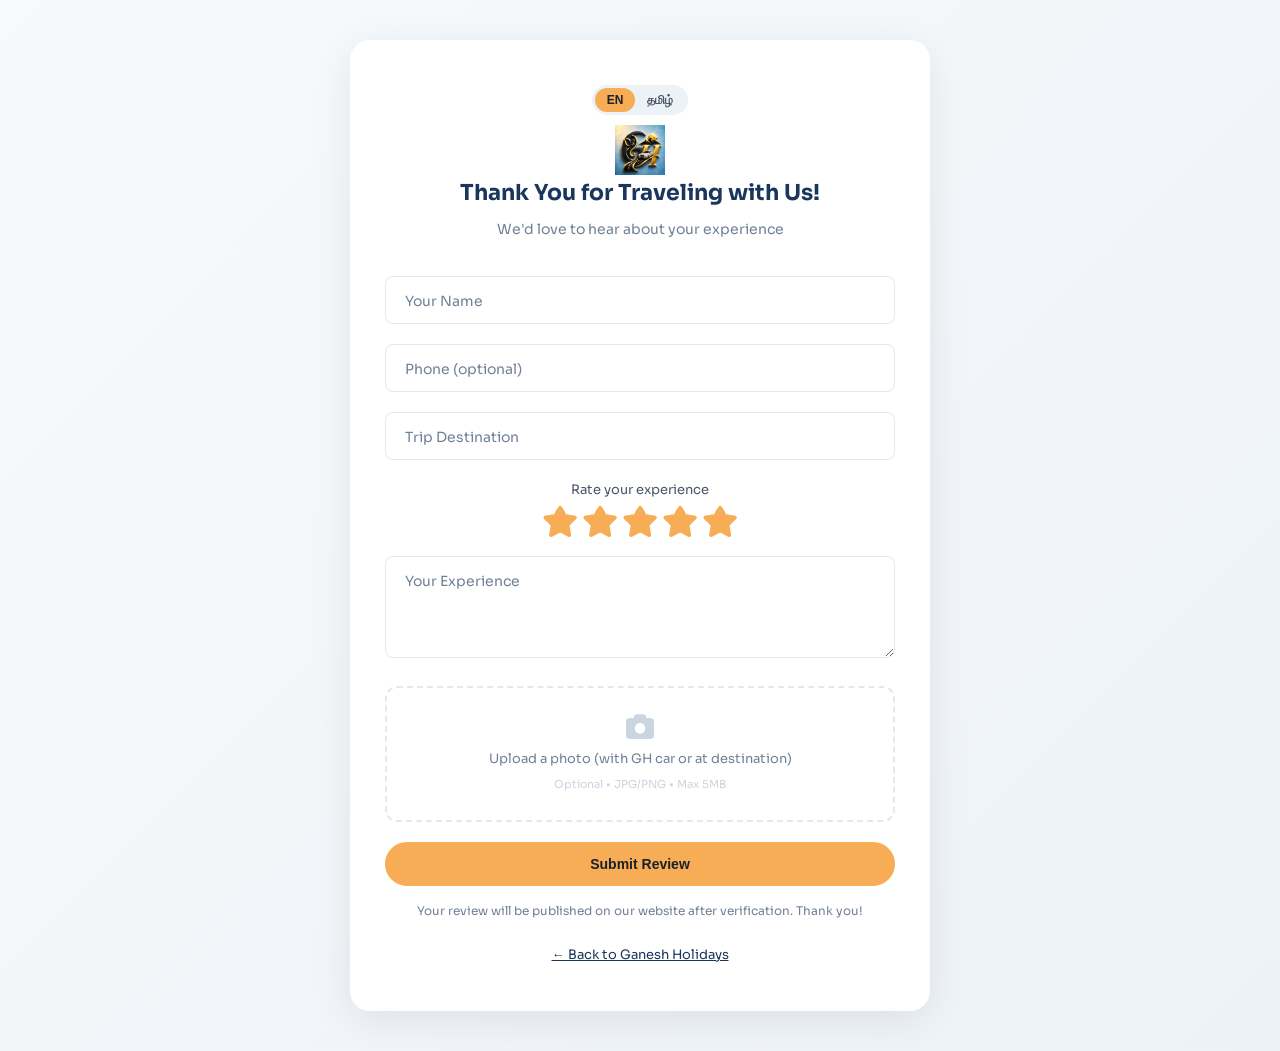
<file: review.html>
<!DOCTYPE html>
<html lang="en">
<head>
    <meta charset="UTF-8">
    <meta name="viewport" content="width=device-width, initial-scale=1.0">
    <title>Share Your Experience - Ganesh Holidays</title>
    <meta name="description" content="Share your travel experience with Ganesh Holidays. Your feedback helps us serve you better.">
    <link rel="icon" type="image/svg+xml" href="assets/favicon.svg">
    <link href="https://fonts.googleapis.com/css2?family=Sora:wght@300;400;600;700&family=Noto+Sans+Tamil:wght@300;400;600;700&display=swap" rel="stylesheet">
    <link rel="stylesheet" href="https://cdnjs.cloudflare.com/ajax/libs/font-awesome/6.5.1/css/all.min.css">
    <link rel="stylesheet" href="css/style.css">
    <style>
        .review-page {
            min-height: 100vh;
            background: linear-gradient(135deg, #f7fafc 0%, #edf2f7 100%);
            padding: 40px 20px;
            display: flex;
            align-items: center;
            justify-content: center;
        }
        .review-container {
            max-width: 580px;
            width: 100%;
            background: white;
            border-radius: 20px;
            padding: 45px 35px;
            box-shadow: 0 10px 40px rgba(0,0,0,0.08);
        }
        .review-header {
            text-align: center;
            margin-bottom: 35px;
        }
        .review-header .icon {
            font-size: 40px;
            margin-bottom: 12px;
        }
        .review-header h1 {
            font-size: 22px;
            color: var(--blue-dark);
            margin-bottom: 8px;
        }
        .review-header p {
            font-size: 14px;
            color: var(--gray-500);
        }
        .review-form {
            display: flex;
            flex-direction: column;
            gap: 20px;
        }
        .star-rating {
            text-align: center;
        }
        .star-rating label {
            font-size: 13px;
            color: var(--gray-600);
            display: block;
            margin-bottom: 8px;
        }
        .stars {
            display: flex;
            justify-content: center;
            gap: 8px;
        }
        .stars i {
            font-size: 28px;
            color: var(--gray-200);
            cursor: pointer;
            transition: color 0.2s, transform 0.2s;
        }
        .stars i:hover,
        .stars i.active {
            color: var(--gold);
            transform: scale(1.15);
        }
        .photo-upload {
            border: 2px dashed var(--gray-200);
            border-radius: var(--radius-md);
            padding: 25px;
            text-align: center;
            cursor: pointer;
            transition: var(--transition);
        }
        .photo-upload:hover {
            border-color: var(--gold);
            background: #fffbf5;
        }
        .photo-upload i {
            font-size: 28px;
            color: var(--gray-300);
            margin-bottom: 8px;
        }
        .photo-upload p {
            font-size: 13px;
            color: var(--gray-500);
        }
        .photo-upload small {
            font-size: 11px;
            color: var(--gray-300);
        }
        .review-lang {
            display: flex;
            justify-content: center;
            margin-bottom: 10px;
        }
        .review-lang .lang-toggle {
            background: #edf2f7;
        }
        .review-lang .lang-btn {
            color: #4a5568;
        }
        .review-lang .lang-btn.active {
            background: var(--gold);
            color: #1a202c;
        }
        .review-note {
            text-align: center;
            font-size: 12px;
            color: var(--gray-500);
            margin-top: 15px;
        }
        .back-link {
            text-align: center;
            margin-top: 20px;
        }
        .back-link a {
            color: var(--blue-dark);
            font-size: 13px;
            text-decoration: underline;
        }
    </style>
</head>
<body>
    <div class="review-page">
        <div class="review-container">
            <div class="review-lang">
                <div class="lang-toggle">
                    <button class="lang-btn active" data-lang="en">EN</button>
                    <button class="lang-btn" data-lang="ta">தமிழ்</button>
                </div>
            </div>

            <div class="review-header">
                <div class="icon" style="width:50px; height:50px; margin:0 auto;"><img src="assets/logo.jpg" alt="Ganesh Holidays" style="width:100%; height:100%; object-fit:contain;"></div>
                <h1 data-i18n="review.page.title">Thank You for Traveling with Us!</h1>
                <p data-i18n="review.page.subtitle">We'd love to hear about your experience</p>
            </div>

            <form class="review-form" id="reviewForm">
                <div class="form-group">
                    <input type="text" name="name" required placeholder=" " id="revName">
                    <label for="revName" data-i18n="review.form.name">Your Name</label>
                </div>

                <div class="form-group">
                    <input type="tel" name="phone" placeholder=" " id="revPhone">
                    <label for="revPhone" data-i18n="review.form.phone">Phone (optional)</label>
                </div>

                <div class="form-group">
                    <input type="text" name="destination" required placeholder=" " id="revDest">
                    <label for="revDest" data-i18n="review.form.destination">Trip Destination</label>
                </div>

                <div class="star-rating">
                    <label data-i18n="review.form.rating">Rate your experience</label>
                    <div class="stars" id="starRating">
                        <i class="fas fa-star" data-rating="1"></i>
                        <i class="fas fa-star" data-rating="2"></i>
                        <i class="fas fa-star" data-rating="3"></i>
                        <i class="fas fa-star" data-rating="4"></i>
                        <i class="fas fa-star" data-rating="5"></i>
                    </div>
                    <input type="hidden" name="rating" id="ratingValue" value="5">
                </div>

                <div class="form-group">
                    <textarea name="feedback" rows="4" required placeholder=" " id="revFeedback"></textarea>
                    <label for="revFeedback" data-i18n="review.form.feedback">Your Experience</label>
                </div>

                <div class="photo-upload" id="photoUpload">
                    <i class="fas fa-camera"></i>
                    <p data-i18n="review.form.photo">Upload a photo (with GH car or at destination)</p>
                    <small data-i18n="review.form.photoHint">Optional • JPG/PNG • Max 5MB</small>
                    <input type="file" name="photo" accept="image/*" style="display:none" id="photoInput">
                </div>

                <button type="submit" class="btn btn-primary btn-full" data-i18n="review.form.submit">Submit Review</button>
            </form>

            <p class="review-note" data-i18n="review.form.note">Your review will be published on our website after verification. Thank you!</p>

            <div class="back-link">
                <a href="/" data-i18n="review.back">← Back to Ganesh Holidays</a>
            </div>
        </div>
    </div>

    <script src="js/i18n.js"></script>
    <script>
        // === GOOGLE APPS SCRIPT URL ===
        // Replace this with your actual Apps Script Web App URL after setup
        const APPS_SCRIPT_URL = 'https://script.google.com/macros/s/AKfycby-KUQsQT21ieeWNWbKTj8OyLINmpC22OXIfVM3VmKEwPEM1FkbX4XTpqd12YRw6a6jEQ/exec';

        // Star rating interaction
        const stars = document.querySelectorAll('#starRating i');
        const ratingInput = document.getElementById('ratingValue');

        stars.forEach(star => {
            star.addEventListener('click', () => {
                const rating = star.getAttribute('data-rating');
                ratingInput.value = rating;

                stars.forEach((s, index) => {
                    if (index < rating) {
                        s.classList.add('active');
                    } else {
                        s.classList.remove('active');
                    }
                });
            });

            star.addEventListener('mouseenter', () => {
                const rating = star.getAttribute('data-rating');
                stars.forEach((s, index) => {
                    if (index < rating) {
                        s.style.color = 'var(--gold)';
                    } else {
                        s.style.color = '';
                    }
                });
            });
        });

        document.getElementById('starRating').addEventListener('mouseleave', () => {
            const currentRating = ratingInput.value;
            stars.forEach((s, index) => {
                s.style.color = '';
                if (index < currentRating) {
                    s.classList.add('active');
                }
            });
        });

        // Set all stars active by default (rating 5)
        stars.forEach(s => s.classList.add('active'));

        // Photo upload click
        document.getElementById('photoUpload').addEventListener('click', () => {
            document.getElementById('photoInput').click();
        });

        document.getElementById('photoInput').addEventListener('change', (e) => {
            if (e.target.files.length > 0) {
                const fileName = e.target.files[0].name;
                document.querySelector('#photoUpload p').textContent = '\u2705 ' + fileName;
            }
        });

        // Form submission — sends data to Google Apps Script
        document.getElementById('reviewForm').addEventListener('submit', (e) => {
            e.preventDefault();

            const submitBtn = e.target.querySelector('button[type="submit"]');
            const originalText = submitBtn.textContent;
            submitBtn.textContent = 'Submitting...';
            submitBtn.disabled = true;

            const reviewData = {
                name: document.getElementById('revName').value.trim(),
                phone: document.getElementById('revPhone').value.trim(),
                destination: document.getElementById('revDest').value.trim(),
                rating: ratingInput.value,
                feedback: document.getElementById('revFeedback').value.trim()
            };

            // Validate inputs
            if (!reviewData.name || !reviewData.destination || !reviewData.feedback) {
                submitBtn.textContent = originalText;
                submitBtn.disabled = false;
                alert('Please fill in all required fields.');
                return;
            }

            fetch(APPS_SCRIPT_URL, {
                method: 'POST',
                mode: 'no-cors',
                headers: { 'Content-Type': 'text/plain' },
                body: JSON.stringify(reviewData)
            })
            .then(function() {
                // Show success message
                document.querySelector('.review-form').innerHTML = `
                    <div style="text-align:center; padding:30px 0;">
                        <div style="font-size:50px; margin-bottom:15px;">🙏</div>
                        <h2 style="color:var(--blue-dark); margin-bottom:10px;">Thank You!</h2>
                        <p style="color:var(--gray-500); font-size:14px;">Your review has been submitted successfully.<br>It will appear on our website after verification.</p>
                        <a href="/" class="btn btn-primary" style="margin-top:20px; display:inline-block;">Back to Home</a>
                    </div>
                `;
                document.querySelector('.review-note').style.display = 'none';
            })
            .catch(() => {
                submitBtn.textContent = originalText;
                submitBtn.disabled = false;
                alert('Something went wrong. Please try again or contact us via WhatsApp.');
            });
        });
    </script>
</body>
</html>
</file>
<file: css/style.css>
/* ============================================
   GANESH TRAVELS - Main Stylesheet
   Color Palette: Blue (#1a365d) + Gold (#f6ad55)
   ============================================ */

/* === RESET & BASE === */
*, *::before, *::after {
    margin: 0;
    padding: 0;
    box-sizing: border-box;
}

:root {
    --blue-dark: #1a365d;
    --blue-mid: #2a4a7f;
    --blue-light: #3b5998;
    --gold: #f6ad55;
    --gold-dark: #dd9a3c;
    --gold-light: #fbd38d;
    --white: #ffffff;
    --gray-50: #f7fafc;
    --gray-100: #edf2f7;
    --gray-200: #e2e8f0;
    --gray-300: #cbd5e0;
    --gray-500: #718096;
    --gray-600: #4a5568;
    --gray-700: #2d3748;
    --gray-900: #1a202c;
    --shadow-sm: 0 2px 8px rgba(0,0,0,0.08);
    --shadow-md: 0 4px 20px rgba(0,0,0,0.1);
    --shadow-lg: 0 10px 40px rgba(0,0,0,0.12);
    --radius-sm: 8px;
    --radius-md: 12px;
    --radius-lg: 20px;
    --transition: all 0.3s ease;
}

html {
    scroll-behavior: smooth;
    scroll-padding-top: 60px;
}

body {
    font-family: 'Sora', sans-serif;
    font-size: 16px;
    line-height: 1.6;
    color: var(--gray-700);
    background: var(--white);
    overflow-x: hidden;
}

body.tamil {
    font-family: 'Noto Sans Tamil', 'Sora', sans-serif;
}

a {
    text-decoration: none;
    color: inherit;
}

img {
    max-width: 100%;
    height: auto;
    display: block;
}

.container {
    max-width: 1200px;
    margin: 0 auto;
    padding: 0 20px;
}

/* === NAVIGATION === */
.navbar {
    position: fixed;
    top: 0;
    left: 0;
    right: 0;
    z-index: 1000;
    background: rgba(15, 23, 42, 0.95);
    backdrop-filter: blur(12px);
    -webkit-backdrop-filter: blur(12px);
    border-bottom: 1px solid rgba(246, 173, 85, 0.15);
    transition: var(--transition);
}

.navbar.scrolled {
    background: rgba(15, 23, 42, 0.98);
    box-shadow: 0 2px 20px rgba(0,0,0,0.4);
}

.nav-container {
    max-width: 1200px;
    margin: 0 auto;
    padding: 8px 20px;
    display: flex;
    align-items: center;
    justify-content: space-between;
}

.nav-logo {
    display: flex;
    align-items: center;
    gap: 10px;
}

.logo-icon {
    position: relative;
    flex-shrink: 0;
    width: 50px;
    height: 50px;
    overflow: visible;
    border-radius: 0;
    background: none;
}

.logo-img {
    width: 100%;
    height: 100%;
    object-fit: contain;
    object-position: center center;
    border-radius: 0;
    background: none;
}

.logo-img-footer {
    filter: brightness(1.1);
}

.logo-text {
    display: flex;
    flex-direction: column;
}

.logo-brand {
    font-family: 'Sora', sans-serif;
    font-weight: 700;
    font-size: 16px;
    color: #ffffff;
    letter-spacing: 1.5px;
}

.logo-tagline {
    font-family: 'Josefin Sans', sans-serif;
    font-weight: 400;
    font-size: 9px;
    color: #f6ad55;
    letter-spacing: 2px;
    text-transform: uppercase;
}

.nav-menu {
    display: flex;
    gap: 28px;
}

.nav-link {
    font-size: 14px;
    font-weight: 600;
    color: rgba(255, 255, 255, 0.75);
    transition: var(--transition);
    position: relative;
}

.nav-link::after {
    content: '';
    position: absolute;
    bottom: -4px;
    left: 0;
    width: 0;
    height: 2px;
    background: var(--gold);
    transition: width 0.3s ease;
}

.nav-link:hover {
    color: #ffffff;
}

.nav-link:hover::after {
    width: 100%;
}

.nav-right {
    display: flex;
    align-items: center;
    gap: 15px;
}

.lang-toggle {
    display: flex;
    background: rgba(255, 255, 255, 0.1);
    border-radius: 20px;
    padding: 3px;
}

.lang-btn {
    border: none;
    background: transparent;
    padding: 5px 12px;
    border-radius: 18px;
    font-size: 12px;
    cursor: pointer;
    transition: var(--transition);
    font-weight: 600;
    color: rgba(255, 255, 255, 0.6);
}

.lang-btn.active {
    background: var(--gold);
    color: var(--gray-900);
}

.nav-hamburger {
    display: none;
    flex-direction: column;
    gap: 5px;
    background: none;
    border: none;
    cursor: pointer;
    padding: 5px;
}

.nav-hamburger span {
    width: 24px;
    height: 2px;
    background: #ffffff;
    transition: var(--transition);
}

/* === HERO === */
.hero {
    height: auto;
    min-height: 0;
    position: relative;
    display: flex;
    align-items: center;
    justify-content: center;
    padding-top: 70px;
    margin-top: 0;
}

/* Hero video */
.hero-video {
    display: none;
}

.hero-img {
    display: none;
}

/* === VIDEO MODE: hero-video.mp4 exists === */
.hero.video-mode {
    height: calc(100vh - 70px);
    max-height: calc(100vh - 70px);
    overflow: hidden;
}

.hero.video-mode .hero-bg {
    position: absolute;
    inset: 0;
}

.hero.video-mode .hero-video {
    display: block;
    width: 100%;
    height: auto;
    position: absolute;
    top: 0;
    left: 0;
}

.hero.video-mode .hero-scroll {
    display: block;
    position: absolute;
    bottom: 15px;
    left: 50%;
    transform: translateX(-50%);
    z-index: 3;
    cursor: pointer;
    animation: bounceDown 2s infinite;
}

.hero.video-mode .hero-scroll i {
    color: rgba(255, 255, 255, 0.8);
    font-size: 24px;
}

@keyframes bounceDown {
    0%, 100% { transform: translateX(-50%) translateY(0); }
    50% { transform: translateX(-50%) translateY(8px); }
}

.hero.video-mode .hero-img {
    display: none;
}

.hero.video-mode .hero-overlay {
    display: none;
}

.hero.video-mode .hero-content {
    display: none;
}

.hero.video-mode .hero-scroll {
    display: none;
}

/* === FESTIVAL MODE: festival.jpg exists === */
.hero.festival-mode {
    height: calc(100vh - 70px);
    max-height: calc(100vh - 70px);
    overflow: hidden;
}

.hero.festival-mode .hero-bg {
    position: absolute;
    inset: 0;
}

.hero.festival-mode .hero-video {
    display: none;
}

.hero.festival-mode .hero-img {
    display: block;
    width: 100%;
    height: 100%;
    object-fit: cover;
}

.hero.festival-mode .hero-overlay {
    display: none;
}

.hero.festival-mode .hero-content {
    display: none;
}

.hero.festival-mode .hero-scroll {
    display: none;
}

/* === HERO FALLBACK MODE: hero.jpg — video fallback, same size as video === */
.hero.hero-fallback-mode {
    height: calc(100vh - 70px);
    max-height: calc(100vh - 70px);
    overflow: hidden;
}

.hero.hero-fallback-mode .hero-bg {
    position: absolute;
    inset: 0;
}

.hero.hero-fallback-mode .hero-video {
    display: none;
}

.hero.hero-fallback-mode .hero-img {
    display: block;
    width: 100%;
    height: auto;
    position: absolute;
    top: 0;
    left: 0;
}

.hero.hero-fallback-mode .hero-overlay {
    display: none;
}

.hero.hero-fallback-mode .hero-content {
    display: none;
}

.hero.hero-fallback-mode .hero-scroll {
    display: block;
    position: absolute;
    bottom: 15px;
    left: 50%;
    transform: translateX(-50%);
    z-index: 3;
    cursor: pointer;
    animation: bounceDown 2s infinite;
}

.hero.hero-fallback-mode .hero-scroll i {
    color: rgba(255, 255, 255, 0.8);
    font-size: 24px;
}

/* === NORMAL MODE: hero-default.jpg — final fallback with text overlay === */
.hero.normal-mode {
    height: calc(100vh - 70px);
    min-height: 500px;
    padding-top: 0;
}

.hero.normal-mode .hero-bg {
    position: absolute;
    top: 70px;
    left: 0;
    right: 0;
    bottom: 0;
}

.hero.normal-mode .hero-video {
    display: none;
}

.hero.normal-mode .hero-img {
    display: block;
    width: 100%;
    height: 100%;
    object-fit: cover;
}

.hero.normal-mode .hero-overlay {
    position: absolute;
    inset: 0;
    background: linear-gradient(135deg, rgba(26, 54, 93, 0.8) 0%, rgba(26, 54, 93, 0.4) 100%);
}

.hero.normal-mode .hero-content {
    display: block;
    position: relative;
    z-index: 2;
    text-align: center;
    padding: 0 20px;
}

.hero-title {
    font-size: clamp(2rem, 5vw, 3.5rem);
    font-weight: 800;
    color: white;
    margin-bottom: 16px;
    line-height: 1.2;
}

.hero-subtitle {
    font-size: clamp(1rem, 2vw, 1.2rem);
    color: rgba(255,255,255,0.85);
    max-width: 600px;
    margin: 0 auto 30px;
    font-weight: 300;
}

.hero-scroll {
    position: absolute;
    bottom: 30px;
    left: 50%;
    transform: translateX(-50%);
    color: white;
    font-size: 20px;
    animation: bounce 2s infinite;
}

@keyframes bounce {
    0%, 100% { transform: translateX(-50%) translateY(0); }
    50% { transform: translateX(-50%) translateY(10px); }
}

/* === BUTTONS === */
.btn {
    display: inline-block;
    padding: 12px 28px;
    border-radius: 30px;
    font-size: 14px;
    font-weight: 600;
    cursor: pointer;
    transition: var(--transition);
    border: 2px solid transparent;
    text-align: center;
}

.btn-primary {
    background: var(--gold);
    color: var(--gray-900);
    border-color: var(--gold);
}

.btn-primary:hover {
    background: var(--gold-dark);
    border-color: var(--gold-dark);
    transform: translateY(-2px);
    box-shadow: 0 8px 25px rgba(246, 173, 85, 0.3);
}

.btn-outline {
    background: transparent;
    color: var(--blue-dark);
    border-color: var(--blue-dark);
}

.btn-outline:hover {
    background: var(--blue-dark);
    color: white;
    transform: translateY(-2px);
}

.btn-full {
    width: 100%;
}

/* === SECTIONS === */
.section {
    padding: 40px 0 60px;
}

.section-title {
    font-size: clamp(1.5rem, 3vw, 2.2rem);
    font-weight: 700;
    color: var(--blue-dark);
    text-align: center;
    margin-bottom: 10px;
}

.section-subtitle {
    font-size: 15px;
    color: var(--gray-500);
    text-align: center;
    margin-bottom: 40px;
    font-weight: 300;
}

/* === ABOUT === */
.about {
    background: var(--gray-50);
}

.about-grid {
    display: grid;
    grid-template-columns: 1fr 1fr;
    gap: 50px;
    align-items: center;
}

.about-text p {
    font-size: 15px;
    line-height: 1.8;
    color: var(--gray-600);
}

.stats-grid {
    display: grid;
    grid-template-columns: 1fr 1fr;
    gap: 20px;
}

.stat-card {
    background: white;
    padding: 25px;
    border-radius: var(--radius-md);
    text-align: center;
    box-shadow: var(--shadow-sm);
    transition: var(--transition);
}

.stat-card:hover {
    transform: translateY(-3px);
    box-shadow: var(--shadow-md);
}

.stat-number {
    font-size: 2.5rem;
    font-weight: 800;
    color: var(--gold);
    line-height: 1;
    margin-bottom: 5px;
}

.stat-number::after {
    content: '+';
}

.stat-label {
    font-size: 13px;
    color: var(--gray-500);
    font-weight: 400;
}

/* === SERVICES === */
.services-grid {
    display: grid;
    grid-template-columns: repeat(3, 1fr);
    gap: 25px;
}

.service-card {
    background: white;
    padding: 35px 25px;
    border-radius: var(--radius-md);
    text-align: center;
    box-shadow: var(--shadow-sm);
    transition: var(--transition);
    border: 1px solid var(--gray-100);
}

.service-card:hover {
    transform: translateY(-5px);
    box-shadow: var(--shadow-lg);
    border-color: var(--gold);
}

.service-icon {
    width: 60px;
    height: 60px;
    background: linear-gradient(135deg, var(--blue-dark), var(--blue-mid));
    border-radius: 50%;
    display: flex;
    align-items: center;
    justify-content: center;
    margin: 0 auto 18px;
    color: white;
    font-size: 22px;
}

.service-card h3 {
    font-size: 16px;
    color: var(--blue-dark);
    margin-bottom: 10px;
    font-weight: 600;
}

.service-card p {
    font-size: 13px;
    color: var(--gray-500);
    line-height: 1.6;
}

/* === PACKAGES === */
.packages {
    background: var(--gray-50);
}

.packages-grid {
    display: grid;
    grid-template-columns: repeat(3, 1fr);
    gap: 25px;
}

.package-card {
    background: white;
    border-radius: var(--radius-md);
    overflow: hidden;
    box-shadow: var(--shadow-sm);
    transition: var(--transition);
}

.package-card:hover {
    transform: translateY(-5px);
    box-shadow: var(--shadow-lg);
}

.package-img {
    position: relative;
    height: 200px;
    overflow: hidden;
}

.package-img img {
    width: 100%;
    height: 100%;
    object-fit: cover;
    transition: transform 0.5s ease;
}

.package-card:hover .package-img img {
    transform: scale(1.05);
}

.package-badge {
    position: absolute;
    top: 12px;
    left: 12px;
    background: var(--gold);
    color: var(--gray-900);
    padding: 4px 12px;
    border-radius: 20px;
    font-size: 11px;
    font-weight: 700;
}

.package-badge-hot {
    background: #e53e3e;
    color: white;
}

.package-info {
    padding: 20px;
}

.package-info h3 {
    font-size: 17px;
    color: var(--blue-dark);
    margin-bottom: 8px;
    font-weight: 700;
}

.package-duration {
    font-size: 13px;
    color: var(--gray-500);
    margin-bottom: 8px;
}

.package-duration i {
    color: var(--gold);
    margin-right: 5px;
}

.package-price {
    font-size: 13px;
    font-weight: 500;
    color: var(--gray-600);
    margin-bottom: 15px;
    line-height: 1.5;
}

.package-price i {
    color: var(--gold);
    margin-right: 5px;
}

.packages-note {
    text-align: center;
    margin-top: 30px;
    font-size: 15px;
    font-weight: 600;
    color: var(--blue-dark);
    background: #fef9e7;
    padding: 18px 25px;
    border-radius: var(--radius-sm);
    border: 1px solid #f6ad55;
    border-left: 4px solid var(--gold);
}

.packages-note i {
    color: var(--gold);
    margin-right: 8px;
    font-size: 16px;
}

/* === WHY CHOOSE US === */
.whyus-grid {
    display: grid;
    grid-template-columns: repeat(3, 1fr);
    gap: 30px;
}

.whyus-item {
    text-align: center;
    padding: 25px;
}

.whyus-item i {
    font-size: 32px;
    color: var(--gold);
    margin-bottom: 15px;
}

.whyus-item h4 {
    font-size: 16px;
    color: var(--blue-dark);
    margin-bottom: 8px;
    font-weight: 600;
}

.whyus-item p {
    font-size: 13px;
    color: var(--gray-500);
    line-height: 1.6;
}

/* === GALLERY === */
.gallery {
    background: var(--gray-50);
}

.gallery-grid {
    display: grid;
    grid-template-columns: repeat(3, 1fr);
    gap: 15px;
}

.gallery-item {
    border-radius: var(--radius-sm);
    overflow: hidden;
    aspect-ratio: 4/3;
    cursor: pointer;
    position: relative;
}

.gallery-item::after {
    content: '';
    position: absolute;
    inset: 0;
    background: rgba(26, 54, 93, 0);
    transition: var(--transition);
}

.gallery-item:hover::after {
    background: rgba(26, 54, 93, 0.2);
}

.gallery-item img {
    width: 100%;
    height: 100%;
    object-fit: cover;
    transition: transform 0.5s ease;
}

.gallery-item:hover img {
    transform: scale(1.08);
}

/* === REVIEWS === */
.reviews-grid {
    display: grid;
    grid-template-columns: repeat(3, 1fr);
    gap: 25px;
}

.review-card {
    background: white;
    padding: 30px;
    border-radius: var(--radius-md);
    box-shadow: var(--shadow-sm);
    border: 1px solid var(--gray-100);
    transition: var(--transition);
}

.review-card:hover {
    box-shadow: var(--shadow-md);
    transform: translateY(-3px);
}

.review-stars {
    color: var(--gold);
    margin-bottom: 15px;
    font-size: 14px;
}

.review-text {
    font-size: 14px;
    color: var(--gray-600);
    line-height: 1.7;
    margin-bottom: 20px;
    font-style: italic;
}

.review-author {
    display: flex;
    align-items: center;
    gap: 12px;
}

.review-avatar {
    width: 40px;
    height: 40px;
    min-width: 40px;
    min-height: 40px;
    background: var(--blue-dark);
    color: white;
    border-radius: 50%;
    display: flex;
    align-items: center;
    justify-content: center;
    font-size: 13px;
    font-weight: 700;
}

.review-author strong {
    font-size: 14px;
    color: var(--blue-dark);
    display: block;
}

.review-author span {
    font-size: 12px;
    color: var(--gray-500);
}

/* Reviews swiper arrows */
.reviews-swiper {
    position: relative;
    padding: 0 45px;
}

.reviews-prev,
.reviews-next {
    color: #ffffff !important;
    background: var(--blue-dark) !important;
    width: 40px !important;
    height: 40px !important;
    border-radius: 50%;
    box-shadow: 0 2px 8px rgba(0,0,0,0.15);
}

.reviews-prev::after,
.reviews-next::after {
    font-size: 16px !important;
    font-weight: 800 !important;
}

.reviews-prev {
    left: -5px !important;
}

.reviews-next {
    right: -5px !important;
}

@media (max-width: 768px) {
    .reviews-prev,
    .reviews-next {
        display: none !important;
    }

    .reviews-swiper {
        padding: 0 15px;
    }
}

/* Gallery View All Button */
.gallery-cta {
    text-align: center;
    margin-top: 30px;
}

/* Gallery Lightbox */
.gallery-lightbox {
    display: none;
    position: fixed;
    inset: 0;
    z-index: 2000;
    align-items: center;
    justify-content: center;
}

.gallery-lightbox.active {
    display: flex;
}

.lightbox-overlay {
    position: absolute;
    inset: 0;
    background: rgba(0, 0, 0, 0.85);
}

.lightbox-content {
    position: relative;
    z-index: 1;
    width: 90%;
    max-width: 1000px;
    max-height: 85vh;
    overflow-y: auto;
    background: white;
    border-radius: 16px;
    padding: 30px;
}

.lightbox-close {
    position: absolute;
    top: 10px;
    right: 15px;
    background: none;
    border: none;
    font-size: 30px;
    color: var(--gray-600);
    cursor: pointer;
    z-index: 2;
    line-height: 1;
}

.lightbox-close:hover {
    color: var(--blue-dark);
}

.lightbox-grid {
    display: grid;
    grid-template-columns: repeat(3, 1fr);
    gap: 12px;
}

.lightbox-grid img {
    width: 100%;
    height: 180px;
    object-fit: cover;
    border-radius: 8px;
    cursor: pointer;
    transition: transform 0.2s;
}

.lightbox-grid img:hover {
    transform: scale(1.03);
}

@media (max-width: 768px) {
    .lightbox-grid {
        grid-template-columns: repeat(2, 1fr);
    }

    .lightbox-grid img {
        height: 130px;
    }

    .lightbox-content {
        width: 95%;
        padding: 20px 15px;
    }
}

/* Full Image Viewer */
.image-viewer {
    display: none;
    position: fixed;
    inset: 0;
    z-index: 3000;
    align-items: center;
    justify-content: center;
}

.image-viewer.active {
    display: flex;
}

.viewer-overlay {
    position: absolute;
    inset: 0;
    background: rgba(0, 0, 0, 0.95);
}

.viewer-img {
    position: relative;
    z-index: 1;
    max-width: 90%;
    max-height: 85vh;
    object-fit: contain;
    border-radius: 8px;
}

.viewer-close {
    position: absolute;
    top: 15px;
    right: 20px;
    background: none;
    border: none;
    font-size: 35px;
    color: white;
    cursor: pointer;
    z-index: 2;
}

.viewer-prev,
.viewer-next {
    position: absolute;
    top: 50%;
    transform: translateY(-50%);
    background: rgba(255, 255, 255, 0.15);
    border: none;
    color: white;
    font-size: 22px;
    padding: 15px;
    cursor: pointer;
    border-radius: 50%;
    z-index: 2;
    transition: background 0.2s;
}

.viewer-prev:hover,
.viewer-next:hover {
    background: rgba(255, 255, 255, 0.3);
}

.viewer-prev {
    left: 15px;
}

.viewer-next {
    right: 15px;
}

.review-cta {
    text-align: center;
    margin-top: 40px;
}

/* === CONTACT === */
.contact {
    background: var(--gray-50);
}

.contact-grid {
    display: grid;
    grid-template-columns: 1fr 1fr;
    gap: 50px;
}

.contact-info {
    display: flex;
    flex-direction: column;
    gap: 25px;
}

.contact-item {
    display: flex;
    align-items: flex-start;
    gap: 15px;
}

.contact-item i {
    width: 40px;
    height: 40px;
    background: var(--blue-dark);
    color: white;
    border-radius: 50%;
    display: flex;
    align-items: center;
    justify-content: center;
    font-size: 16px;
    flex-shrink: 0;
}

.contact-item strong {
    display: block;
    font-size: 14px;
    color: var(--blue-dark);
    margin-bottom: 3px;
}

.contact-item a,
.contact-item p {
    font-size: 14px;
    color: var(--gray-600);
}

.contact-item a:hover {
    color: var(--gold);
}

.contact-social {
    display: flex;
    gap: 12px;
    margin-top: 10px;
}

.contact-social a {
    width: 40px;
    height: 40px;
    background: var(--gray-100);
    border-radius: 50%;
    display: flex;
    align-items: center;
    justify-content: center;
    color: var(--blue-dark);
    transition: var(--transition);
}

.contact-social a:hover {
    background: var(--gold);
    color: white;
}

/* Contact Form */
.contact-form {
    display: flex;
    flex-direction: column;
    gap: 20px;
}

.form-group {
    position: relative;
}

.form-group input,
.form-group textarea {
    width: 100%;
    padding: 14px 16px;
    border: 1px solid var(--gray-200);
    border-radius: var(--radius-sm);
    font-size: 14px;
    font-family: inherit;
    background: white;
    transition: var(--transition);
}

.form-group input:focus,
.form-group textarea:focus {
    outline: none;
    border-color: var(--gold);
    box-shadow: 0 0 0 3px rgba(246, 173, 85, 0.1);
}

.form-group label {
    position: absolute;
    left: 16px;
    top: 14px;
    font-size: 14px;
    color: var(--gray-500);
    transition: var(--transition);
    pointer-events: none;
    background: white;
    padding: 0 4px;
}

.form-group input:focus + label,
.form-group input:not(:placeholder-shown) + label,
.form-group textarea:focus + label,
.form-group textarea:not(:placeholder-shown) + label {
    top: -8px;
    font-size: 11px;
    color: var(--gold);
}

/* === FOOTER === */
.footer {
    background: var(--blue-dark);
    color: rgba(255,255,255,0.7);
    padding: 60px 0 20px;
}

.footer-grid {
    display: grid;
    grid-template-columns: 2fr 1fr 1fr;
    gap: 40px;
    margin-bottom: 40px;
}

.footer-brand p {
    font-size: 13px;
    margin-top: 15px;
    line-height: 1.7;
}

.footer-links h4 {
    color: white;
    font-size: 15px;
    margin-bottom: 15px;
    font-weight: 600;
}

.footer-links a {
    display: block;
    font-size: 13px;
    margin-bottom: 8px;
    transition: var(--transition);
}

.footer-links a:hover {
    color: var(--gold);
    padding-left: 5px;
}

.footer-bottom {
    border-top: 1px solid rgba(255,255,255,0.1);
    padding-top: 20px;
    text-align: center;
    font-size: 13px;
}

/* === BACK TO TOP === */
.back-to-top {
    position: fixed;
    bottom: 30px;
    right: 30px;
    width: 45px;
    height: 45px;
    background: var(--gold);
    color: var(--gray-900);
    border: none;
    border-radius: 50%;
    cursor: pointer;
    font-size: 16px;
    display: flex;
    align-items: center;
    justify-content: center;
    opacity: 0;
    visibility: hidden;
    transition: var(--transition);
    box-shadow: var(--shadow-md);
    z-index: 999;
}

.back-to-top.visible {
    opacity: 1;
    visibility: visible;
}

.back-to-top:hover {
    transform: translateY(-3px);
    background: var(--gold-dark);
}

/* === ANIMATIONS (Fade in on scroll) === */
.fade-in {
    opacity: 0;
    transform: translateY(30px);
    transition: opacity 0.6s ease, transform 0.6s ease;
}

.fade-in.visible {
    opacity: 1;
    transform: translateY(0);
}

/* === DESKTOP: Show swiper sections as grid === */
@media (min-width: 769px) {
    .services-swiper,
    .packages-swiper,
    .whyus-swiper {
        overflow: visible !important;
    }

    .services-swiper .swiper-wrapper,
    .packages-swiper .swiper-wrapper,
    .whyus-swiper .swiper-wrapper {
        display: grid;
        grid-template-columns: repeat(3, 1fr);
        gap: 20px;
    }

    .services-swiper .swiper-slide,
    .packages-swiper .swiper-slide,
    .whyus-swiper .swiper-slide {
        width: 100% !important;
    }
}

/* === RESPONSIVE === */
@media (max-width: 1024px) {
    .services-swiper .swiper-wrapper,
    .packages-swiper .swiper-wrapper,
    .whyus-swiper .swiper-wrapper {
        grid-template-columns: repeat(2, 1fr);
    }

    .footer-grid {
        grid-template-columns: 1fr 1fr;
    }
}

@media (max-width: 768px) {
    .hero.video-mode {
        height: auto;
        max-height: none;
    }

    .hero.video-mode .hero-bg {
        position: relative;
    }

    .hero.video-mode .hero-video {
        width: 100%;
        height: auto;
        object-fit: contain;
        position: relative;
        top: auto;
        left: auto;
    }

    .hero.video-mode .hero-scroll {
        display: none;
    }

    .hero.festival-mode {
        height: auto;
        max-height: none;
    }

    .hero.festival-mode .hero-bg {
        position: relative;
    }

    .hero.festival-mode .hero-img {
        height: auto;
        object-fit: contain;
    }

    .hero.hero-fallback-mode {
        height: auto;
        max-height: none;
    }

    .hero.hero-fallback-mode .hero-bg {
        position: relative;
    }

    .hero.hero-fallback-mode .hero-img {
        width: 100%;
        height: auto;
        object-fit: contain;
        position: relative;
        top: auto;
        left: auto;
    }

    .hero.hero-fallback-mode .hero-scroll {
        display: none;
    }

    .nav-menu {
        position: fixed;
        top: 0;
        right: -100%;
        width: 220px;
        height: 100vh;
        max-height: 100vh;
        background: white;
        flex-direction: column;
        padding: 70px 25px 30px;
        gap: 18px;
        box-shadow: var(--shadow-lg);
        transition: right 0.3s ease;
        border-radius: 0 0 0 16px;
    }

    .nav-menu.active {
        right: 0;
    }

    .nav-menu .nav-link {
        color: #1a365d;
        font-size: 16px;
        font-weight: 600;
    }

    .nav-menu .nav-link:hover {
        color: #f6ad55;
    }

    .nav-hamburger {
        display: flex;
    }

    .nav-hamburger.active span:nth-child(1) {
        transform: rotate(45deg) translate(5px, 5px);
        background: #1a365d;
    }

    .nav-hamburger.active span:nth-child(2) {
        opacity: 0;
    }

    .nav-hamburger.active span:nth-child(3) {
        transform: rotate(-45deg) translate(5px, -5px);
        background: #1a365d;
    }

    .about-grid {
        grid-template-columns: 1fr;
    }

    .services-grid,
    .packages-grid,
    .reviews-grid,
    .whyus-grid,
    .gallery-grid {
        grid-template-columns: 1fr;
    }

    /* Swiper carousel for mobile */
    .services-swiper,
    .packages-swiper,
    .whyus-swiper,
    .gallery-swiper,
    .reviews-swiper {
        overflow: hidden;
        padding: 0 15px;
    }

    .swiper-slide {
        width: 100% !important;
        flex-shrink: 0;
    }

    .gallery-item {
        height: 200px;
        border-radius: var(--radius-sm);
        overflow: hidden;
    }

    .gallery-item img {
        width: 100%;
        height: 100%;
        object-fit: cover;
    }

    .service-card {
        background: #f0f4ff;
        border: 1px solid #d6e0f0;
        min-height: 230px;
        display: flex;
        flex-direction: column;
        justify-content: center;
    }

    .whyus-item {
        background: #f0f4ff;
        border-radius: var(--radius-md);
        box-shadow: var(--shadow-sm);
        border: 1px solid #d6e0f0;
        min-height: 200px;
        display: flex;
        flex-direction: column;
        justify-content: center;
    }

    .contact-grid {
        grid-template-columns: 1fr;
    }

    .footer-grid {
        grid-template-columns: 1fr;
    }

    .hero-title {
        font-size: 2rem;
    }

    .section {
        padding: 30px 0 45px;
    }

    .logo-tagline {
        display: none;
    }
}

@media (max-width: 480px) {
    .stats-grid {
        grid-template-columns: 1fr 1fr;
        gap: 12px;
    }

    .stat-card {
        padding: 18px 12px;
    }

    .stat-number {
        font-size: 1.8rem;
    }

    .lang-toggle {
        padding: 2px;
    }

    .lang-btn {
        padding: 4px 8px;
        font-size: 11px;
    }
}
</file>
